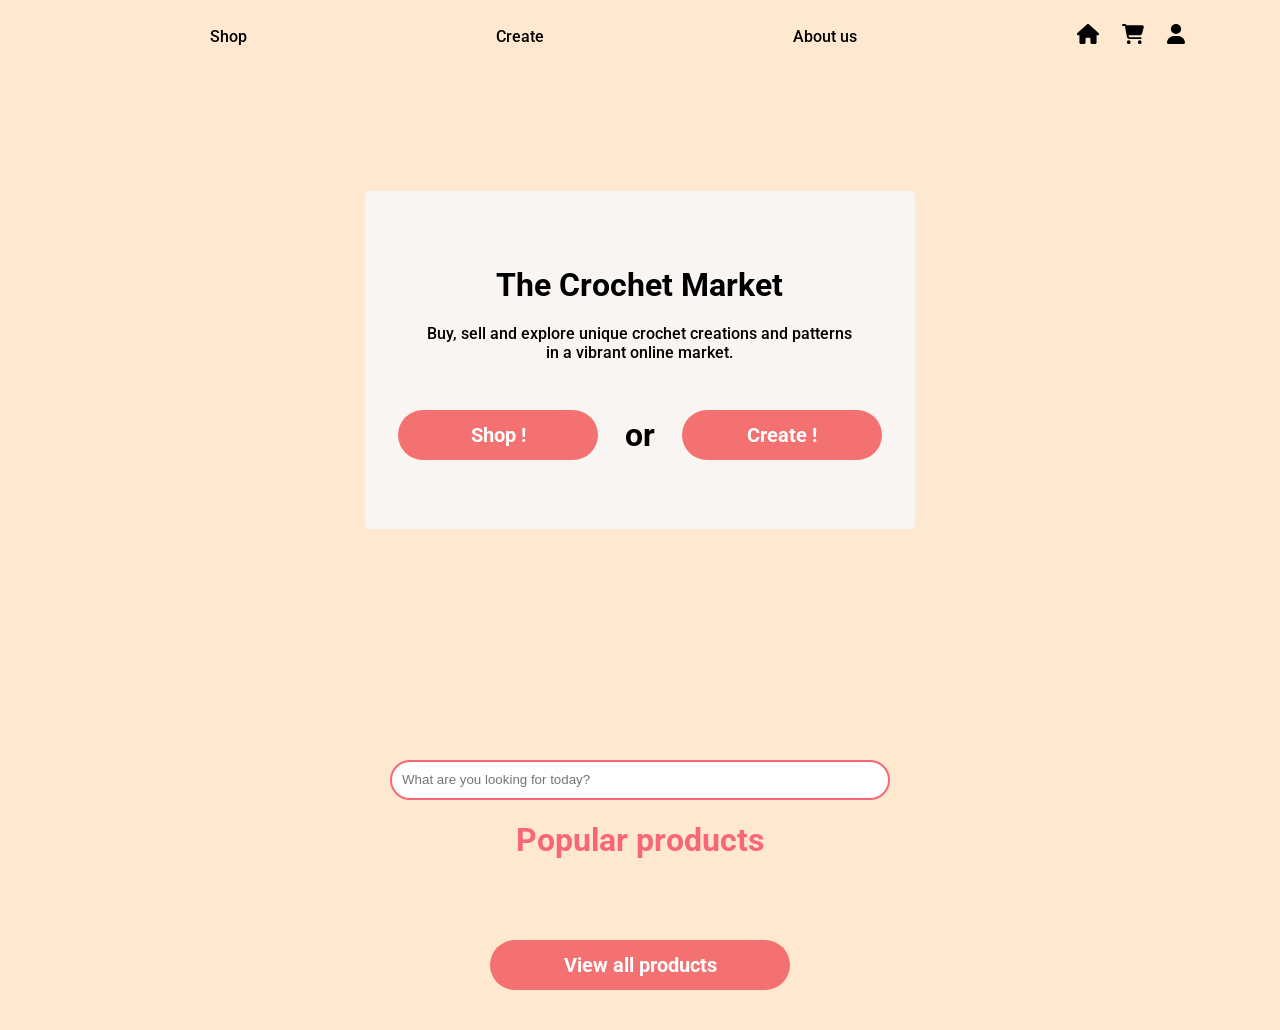
<file: html/index2.html>
<!DOCTYPE html>
<html lang="en">
<head>
    <meta charset="UTF-8">
    <meta name="viewport" content="width=device-width, initial-scale=1.0">
    <link rel="stylesheet" href="./css/style2.css" type="text/css">
    <link rel="preconnect" href="https://fonts.googleapis.com">
    <link rel="preconnect" href="https://fonts.gstatic.com" crossorigin>
    <link href="https://fonts.googleapis.com/css2?family=Roboto:ital,wght@0,100;0,300;0,400;0,500;0,700;0,900;1,100;1,300;1,400;1,500;1,700;1,900&display=swap" rel="stylesheet">
    <title>Document</title>
</head>
<body>
    <nav> 
        <div id="nav1">
        <a>Shop</a>
        <a>Create</a>
        <a>About us</a>
        </div>
        <div class="icons">
        <a href="./index2.html"><img src="./pics/house-solid.svg" id="icon"></a>
        <a href="./cart.html"><img src="./pics/cart-shopping-solid.svg" id="icon"></a>
        <a href="./Profilepage.html"><img src="./pics/user-solid.svg" id="icon"></a>
        </div>
    </nav>

    <div id="caja-imagen">
        <div id="caja-texto">
            <div id="caja-imagen-texto-titulo">
                <h1 id="titulo">The Crochet Market</h1>
                <p>Buy, sell and explore unique crochet creations and patterns <br> in a vibrant  online market. </p>
            </div>
            <div id="caja-botones">
                <a href="products.html"><button id="btn-shop">Shop !</button></a>
                <h1>or</h1>
                <button id="btn-create">Create !</button>
            </div>

        </div>

    </div>

        <div id="buscar">
            <form id="searchForm" action="results.html" method="GET" type="submit">
                <input class="barrabuscar" type="text" name="query" id="search" placeholder="What are you looking for today?">
            </form>
            <div id="suggestions"></div>
            <h1>Popular products</h1>
        </div>

        <div id="products" class="productos-index2">

        </div>

        <div id="separacion">
            <a href="products.html"><button id="trending-boton">View all products</button></a>
        </div>
    
    <script src="./js/product.js"></script>
    <script src="./js/index.js"></script>
</body>
</html>
</file>
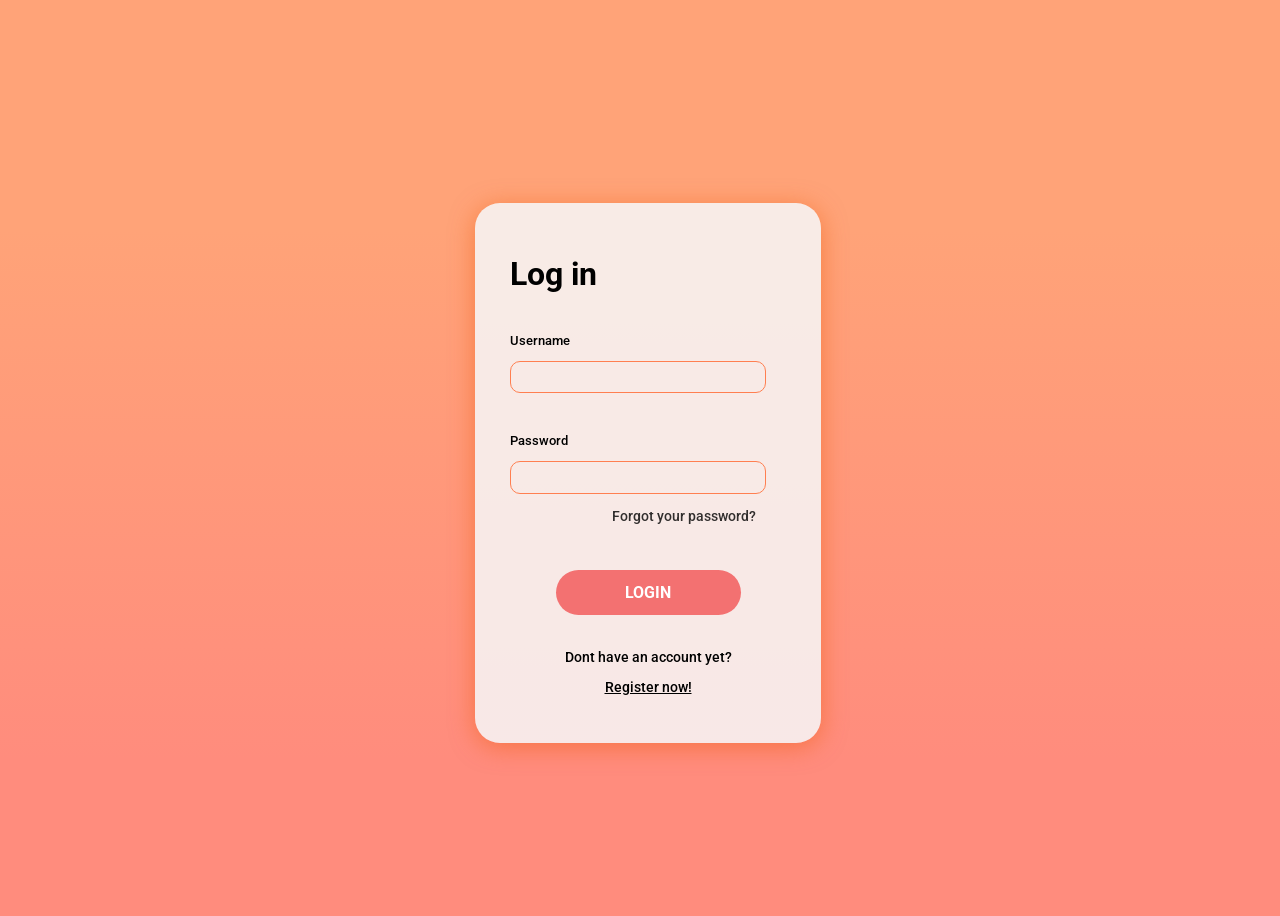
<file: html/login.html>
<!DOCTYPE html>
<html lang="en">
<head>
    <meta charset="UTF-8">
    <meta name="viewport" content="width=device-width, initial-scale=1.0">
    <title>The crochet market</title>
    <link rel="stylesheet" href="./css/log.css" type="text/css">
    <link rel="preconnect" href="https://fonts.googleapis.com">
    <link rel="preconnect" href="https://fonts.gstatic.com" crossorigin>
    <link href="https://fonts.googleapis.com/css2?family=Roboto:ital,wght@0,100;0,300;0,400;0,500;0,700;0,900;1,100;1,300;1,400;1,500;1,700;1,900&display=swap" rel="stylesheet">
</head>
<body>
    <div class="space">
    <div class="square">
        <div class="login-info">
            <h1>Log in</h1>
            <p id="input-text">Username</p>
            <input type="text" class="input-area" id="user">
            <p id="input-text">Password</p>
            <input type="password" class="input-area" id="password">
            <p id="pass-f">Forgot your password?</p>
            <div class="id-bot">
            <button id="btn-login" onclick="login()">LOGIN</button>
            <p id="dont-h">Dont have an account yet?</p><a id="dont-h" href="register.html">Register now!</a>
            </div>
        </div>
    </div>
    </div>
    <script src="./js/login.js"> </script>
</body>
</file>
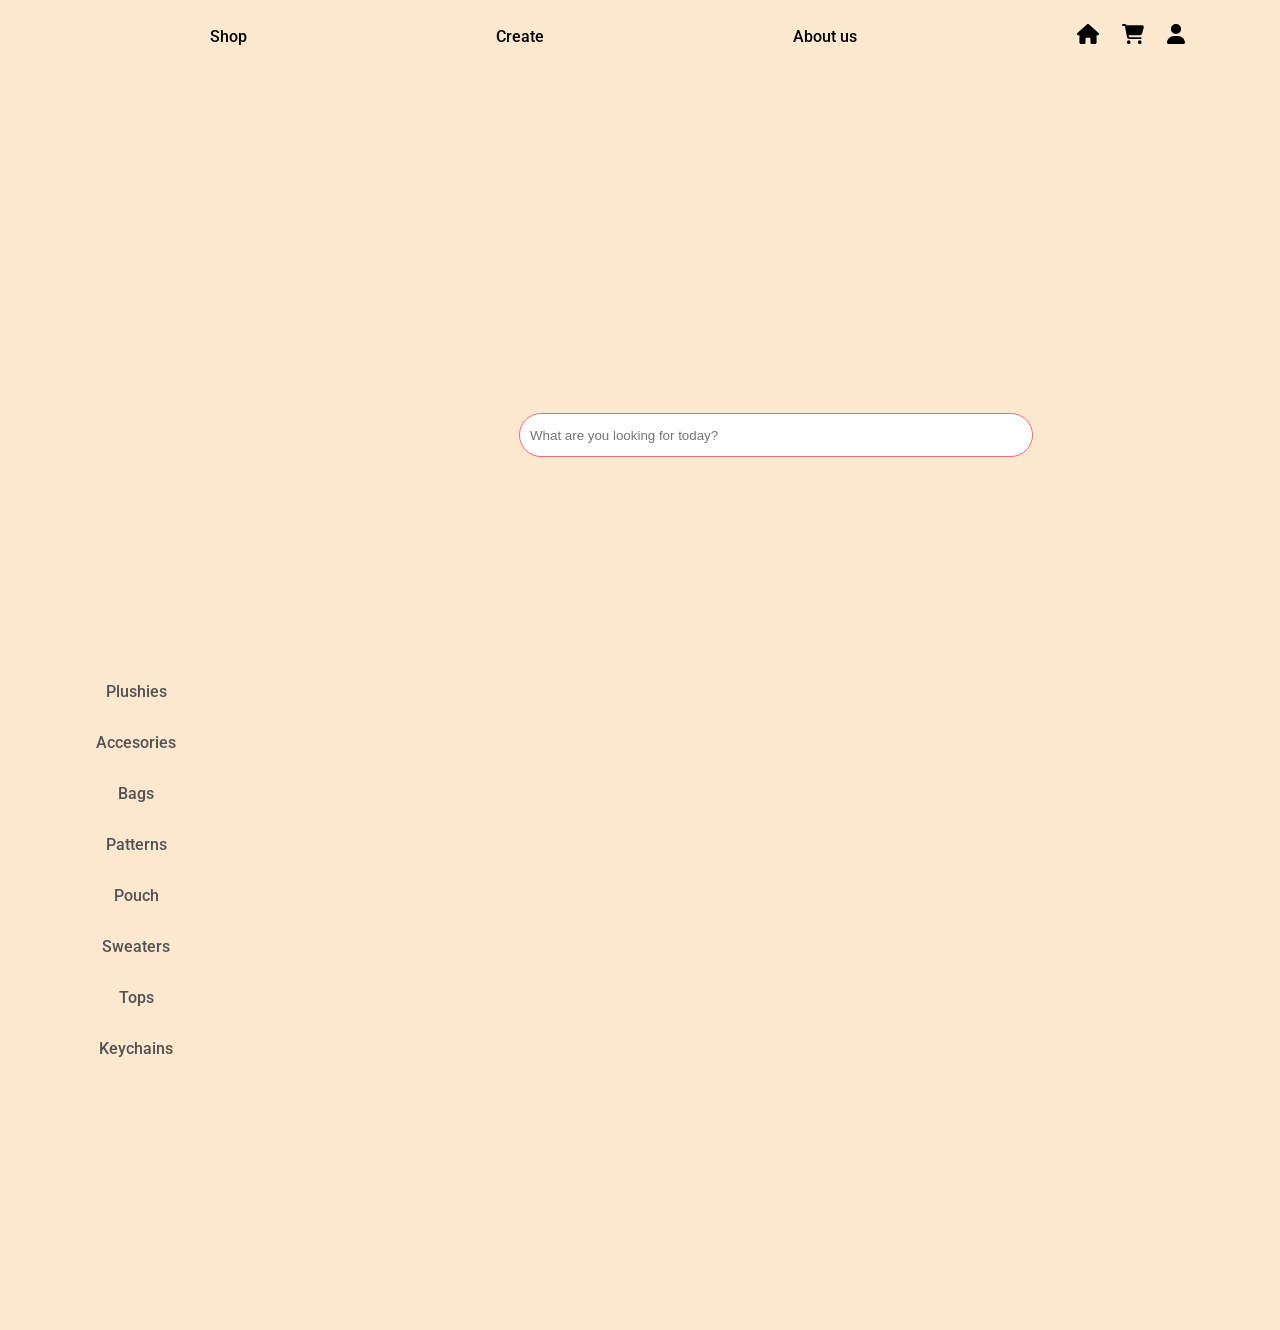
<file: html/products.html>
<!DOCTYPE html>
<html lang="en">
<head>
    <meta charset="UTF-8">
    <meta name="viewport" content="width=device-width, initial-scale=1.0">
    <link rel="stylesheet" href="./css/styleproducts.css" type="text/css">
    <link rel="preconnect" href="https://fonts.googleapis.com">
    <link rel="preconnect" href="https://fonts.gstatic.com" crossorigin>
    <link href="https://fonts.googleapis.com/css2?family=Roboto:ital,wght@0,100;0,300;0,400;0,500;0,700;0,900;1,100;1,300;1,400;1,500;1,700;1,900&display=swap" rel="stylesheet">
    <title>Products</title>
</head>
<body>

    <nav> 
        <div id="nav1">
        <a>Shop</a>
        <a>Create</a>
        <a>About us</a>
        </div>
        <div class="icons">
            <a href="./index2.html"><img src="./pics/house-solid.svg" id="icon"></a>
            <a href="./cart.html"><img src="./pics/cart-shopping-solid.svg" id="icon"></a>
            <a href="./Profilepage.html"><img src="./pics/user-solid.svg" id="icon"></a>
        </div>
    </nav>

    <div id="banner">
    </div>

    <div id="cajamadre">
        <div class="categorias">
            <div id="filtros">
                <p>Plushies</p>
                <p>Accesories</p>
                <p>Bags</p>
                <p>Patterns</p>
                <p>Pouch</p>
                <p>Sweaters</p>
                <p>Tops</p>
                <p>Keychains</p>
            </div>
        </div>
        <div class="products">
            <div id="buscar">
                <form id="searchForm" action="results.html" method="GET" type="submit">
                    <input class="barrabuscar" type="text" name="query" id="search" placeholder="What are you looking for today?">
                </form>
            </div>
         
            <div id="productos2">
                
            </div>
        </div>
    </div>


<script src="./js/allproducts.js"> </script>
<script src="./js/viewall.js"> </script>
<script src="./js/search.js"></script>
<script src="./js/favorites.js"></script>
</body>
</html>
</file>
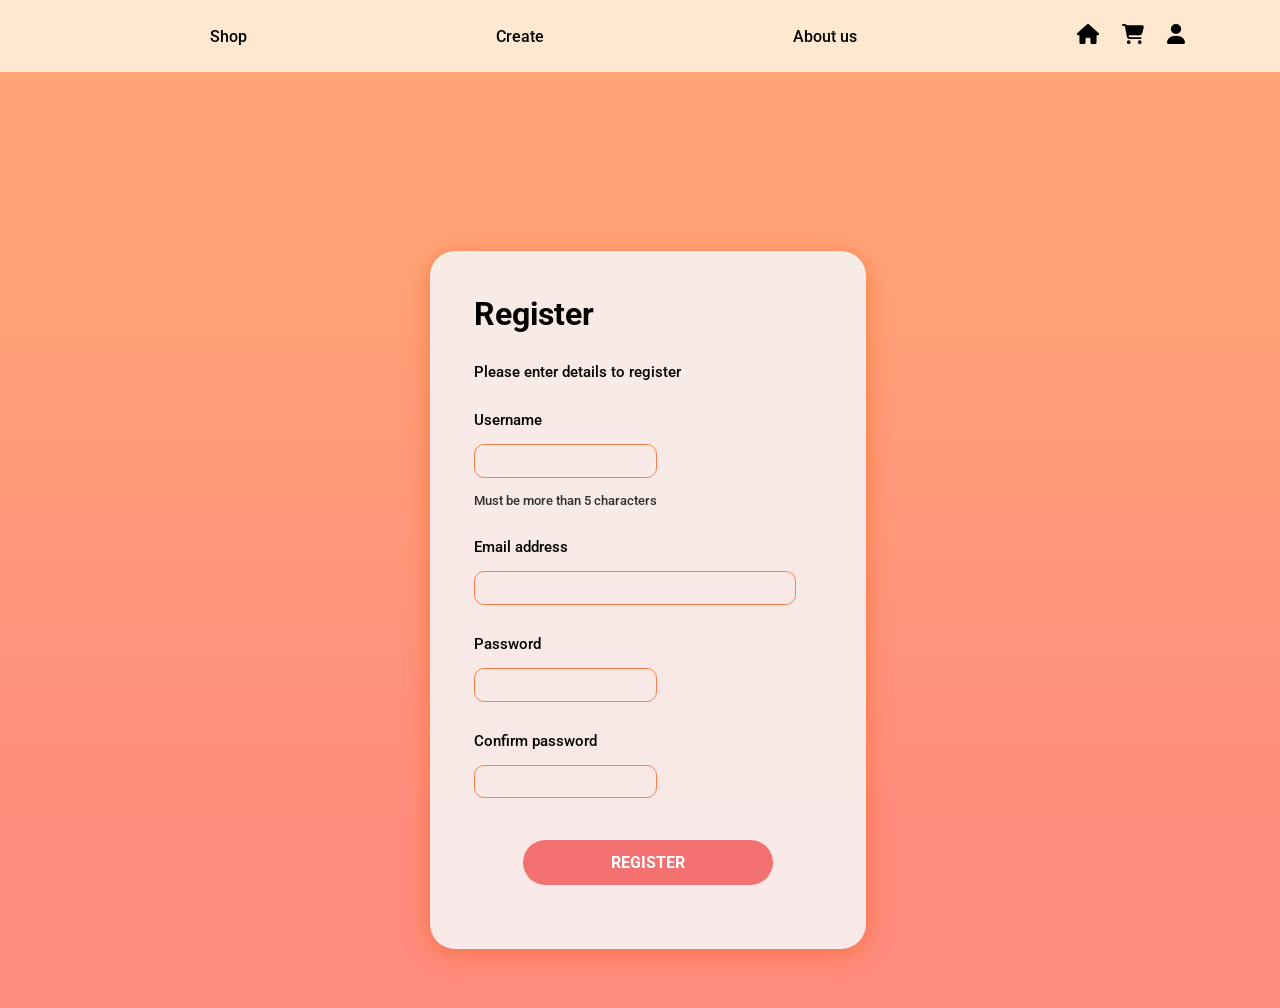
<file: html/register.html>
<!DOCTYPE html>
<html lang="en">
<head>
    <meta charset="UTF-8">
    <meta name="viewport" content="width=device-width, initial-scale=1.0">
    <title>The crochet market</title>
    <link rel="stylesheet" href="./css/reg.css" type="text/css">
    <link rel="preconnect" href="https://fonts.googleapis.com">
    <link rel="preconnect" href="https://fonts.gstatic.com" crossorigin>
    <link href="https://fonts.googleapis.com/css2?family=Roboto:ital,wght@0,100;0,300;0,400;0,500;0,700;0,900;1,100;1,300;1,400;1,500;1,700;1,900&display=swap" rel="stylesheet">
</head>
<body>
    <nav> 
        <div id="nav1">
        <a>Shop</a>
        <a>Create</a>
        <a>About us</a>
        </div>
        <div class="icons">
            <a href=""><img src="./pics/house-solid.svg" id="icon"></a>
            <a href=""><img src="./pics/cart-shopping-solid.svg" id="icon"></a>
            <a href=""><img src="./pics/user-solid.svg" id="icon"></a>
        </div>
    </nav>
    <div class="space">
    <div class="square">
        <div class="reg-info">
            <h1>Register</h1>
            <p id="input-text">Please enter details to register</p>
            <p id="input-text">Username</p>
            <input type="text" class="input-area1" id="user"> <p id="must">Must be more than 5 characters</p>
            <p id="input-text">Email address</p>
            <input type="text" class="input-area" id="email">
            <p id="input-text">Password</p>
            <input type="password" class="input-area1" id="pass">
            <p id="input-text">Confirm password</p>
            <input type="password" class="input-area1" id="pass2">
            <div class="id-bot">
            <button id="btn-login" onclick="signUp()">REGISTER</button></a>
            </div>
        </div>
    </div>
    </div>
    <script src="./js/register.js"></script>
</body>
</file>
<file: html/css/style2.css>
* {
    box-sizing: border-box;
}

body {
    font-family: "Roboto", sans-serif;
    font-weight: 500;
    font-style: normal;
    height: 100vh;
    width: 100%;
    background-color: #FFE8D0;
    margin: 0;
    padding: 0;
}

nav {
    height: 8%;
    width: 100vw;
    display: flex;
    align-items: center;
    justify-content: space-evenly;
    background-color: #FFE8D0;
    position: absolute;
    top: 0;
    left: 0;
}
#nav1 {
    width: 70%;
    display: flex;
    justify-content: space-around;
    flex-direction: row;
}
#icon {
    height: 20px;
    width: auto;
    margin: 10px;
}
.icons {
    display: flex;
    justify-content: space-between;
    flex-direction: row;
    width: 10%;
}

#caja-imagen {
    width: 100%;
    height: 80vh;
    display: flex;
    justify-content: center;
    align-items: center;
    background-image: url(https://github.com/pucapin/TheCozyStitch/raw/main/crochetmarket-main/pics/crochethero.jpg);
}

#caja-texto {
    width: 43%;
    height: 47%;
    background-color: rgba(247, 248, 250, 0.80);
    backdrop-filter: blur(12px);
    border-radius: 5px;
    padding: 20px;
    display: flex;
    justify-content: center;
    text-align: center;
    flex-direction: column;
}

#titulo{
    font-family: "Roboto", sans-serif;
    font-weight: 700px;
    font-style: normal;
    margin-bottom: 20px;
}
#caja-imagen-texto-titulo{
    height: 150px;
}

#caja-botones{
    display: flex;
    justify-content: space-around;
    width: 100%;
    display: flex;
    align-items: center;
    justify-content: space-around;
}

#btn-shop {
    background-color: #F37171;
    border-radius: 30px;
    width: 200px;
    height: 50px;
    border: none;
    font-family: "Roboto", sans-serif;
    font-weight: 700;
    font-style: normal;
    font-size: 20px;
    color: white;
    cursor: pointer;
    
}
#btn-create {
    background-color: #F37171;
    border-radius: 30px;
    width: 200px;
    height: 50px;
    border: none;
    font-family: "Roboto", sans-serif;
    font-weight: 700;
    font-style: normal;
    font-size: 20px;
    color: white;
    cursor: pointer;
    
}

#buscar{
    display: flex;
    justify-content: center;
    align-items: center;
    flex-direction: column;
    height: 200px;
    color: #f86779;
    
}


.barrabuscar{
    display: flex;
    justify-content: center;
    align-items: center;
    border-radius: 30px;
    width: 500px;
    height: 40px;
    border: 2px solid #f86779;
    padding-left: 10px;
}

#products{
    height: auto;
    display: flex;
    flex-wrap: wrap;
    justify-content: center;
    align-items: center;
    margin-bottom: 20px;
}

.producto-individual{
    width: 600px;
    height: 300px;  
    display: flex;
    justify-content: space-around;
    align-items: center;
    margin: 10px;
}

h2{
    margin: 0;
}

.producto-textos{
    width: 30%;
    height: 100%;
    display: flex;
    flex-direction: column;
    justify-content: center;
}
.producto-boton{
    background-color: #F37171;
    border-radius: 8px;
    width: 100%;
    height: 10%;
    border: none;
    font-family: "Roboto", sans-serif;
    font-style: normal;
    font-size: 20px;
    color: white;
    cursor: pointer;
}

.imagen{
    width: 250px;
    height: auto;
    border-radius: 30px;
    
}

#separacion{
    display: flex;
    align-items: center;
    flex-direction: column;
    justify-content: flex-start;
    height: auto;
    color: #f86779;

}

#trending-boton{
    background-color: #F37171;
    border-radius: 30px;
    width: 300px;
    height: 50px;
    border: none;
    font-family: "Roboto", sans-serif;
    font-weight: 700;
    font-style: normal;
    font-size: 20px;
    color: white;
    cursor: pointer;
    margin-top: none;
    margin-bottom: 40px;
}

#productos2 {
    display: flex;
    flex-wrap: wrap;
    width:80%;
    justify-content: center;
    align-items: center;
}

.producto-individual2{
    width: 250px;
    height: 500px;  
    display: flex;
    flex-direction: column;
    align-items: center;
    justify-content: center;
    margin: 30px;
}

.producto-textos2{
    display: flex;
    flex-direction: column;
    justify-content: center;
}
.imagenes2{
    width: 350px;
    height: 350px;
    border-radius: 30px;
}

.space {
    width: 100%;
    display: flex;
    align-items: center;
    justify-content: center;
    padding: 5%;
}
</file>
<file: html/css/log.css>
body {
    font-family: "Roboto", sans-serif;
    font-weight: 500;
    font-style: normal;
    height: 100vh;
    width: 100vw;
    background: rgb(255,163,120);
    background: linear-gradient(180deg, rgba(255,163,120,1) 25%, rgba(255,140,125,1) 83%);
    margin: none;
    display: flex;
    align-items: center;
    justify-content: center;
}

nav {
    height: 8%;
    width: 100vw;
    display: flex;
    align-items: center;
    justify-content: space-evenly;
    background-color: #FFE8D0;
    position: absolute;
    top: 0;
    left: 0;
}
#nav1 {
    width: 70%;
    display: flex;
    justify-content: space-around;
    flex-direction: row;
}
#icon {
    height: 20px;
    width: auto;
    margin: 10px;
}
.icons {
    display: flex;
    justify-content: space-between;
    flex-direction: row;
    width: 10%;
}

.space {
    display: flex;
    align-items: center;
    justify-content: center;
    height: 100%;
    width: 100%;
}
.square {
    border-radius: 25px;
    background: rgba(247, 248, 250, 0.85);
    box-shadow: 0px 4px 24px 0px rgba(239, 89, 8, 0.50);
    min-height: 60%;
    width: 27%;
    margin-top: 30px;
}

.login-info {
    margin: 10%;
    margin-top: 15%;
}

#input-text {
    margin-top: 40px;
    font-size: 13px;
}

.input-area {
    width: 90%;
    height: 25px;
    border-radius: 10px;
    border: 1.5px solid coral;
    background: transparent;
    padding: 1%;
    

}

#pass-f {
    display: flex;
    justify-content: flex-end;
    font-size: 14px;
    margin-right: 30px;
    opacity: 80%;
}

#btn-login {
    width: 185px;
    height: 45px;
    border-radius: 30px;
    border: none;
    font-family: "Roboto", sans-serif;
    font-weight: 700;
    font-style: normal;
    font-size: 16px;
    color: white;
    background-color: #F37171;
    margin-top: 24px;
    margin-bottom: 20px;
}

#btn-login:hover {
    width: 185px;
    height: 45px;
    border-radius: 30px;
    border: none;
    font-family: "Roboto", sans-serif;
    font-weight: 700;
    font-style: normal;
    font-size: 16px;
    color: white;
    background-color: #ff764d;
    margin-top: 24px;
}

.id-bot {
    display: flex;
    justify-content: center;
    flex-direction: column;
    align-items: center;
    margin-top: 8%;
}

#dont-h {
    font-size: 14px;
    color: black
}
</file>
<file: html/css/styleproducts.css>
body {
    font-family: "Roboto", sans-serif;
    font-weight: 500;
    font-style: normal;
    margin: 0; 
    background-color: #FFE8D0;
}

nav {
    height: 8%;
    width: 100vw;
    display: flex;
    align-items: center;
    justify-content: space-evenly;
    background-color: #FFE8D0;
    position: absolute;
    top: 0;
    left: 0;
}
#nav1 {
    width: 70%;
    display: flex;
    justify-content: space-around;
    flex-direction: row;
}
#icon {
    height: 20px;
    width: auto;
    margin: 10px;
}
.icons {
    display: flex;
    justify-content: space-between;
    flex-direction: row;
    width: 10%;
}

p {
color: rgb(82, 82, 82);
}

#banner {
    width: 100vw;
    height: 40vh;
    background-image: url(https://github.com/pucapin/TheCozyStitch/raw/main/crochetmarket-main/pics/productbanner.png);
    background-size: cover;
    background-position: center;
    margin-bottom: 50px;
}

.categorias {
    width: 20vw;
    height: 100vh;
    display: flex;
    flex-direction: column;
    padding: 10px; 
    justify-content: left;
    text-align: left;
}

.products {
    width: 80vw; 
    height: 100vh;
    display: flex;
    flex-direction: column;
}

#productos2 {
    flex: 1; 
    display: flex;
    flex-wrap: wrap;
    gap: 20px; 
    justify-content: space-around; 
    padding: 20px; 
    box-sizing: border-box; 
}
#resultados {
    display: flex;
    flex-direction: row;
    align-items: center;
    justify-content: center;
    flex-wrap: wrap;
    width: 90%;

}

#filtros {
    height: 100%;
    width: 100%; 
    display: flex;
    justify-content: center;
    flex-direction: column;
    align-items: center;
}

#buscar {
    display: flex;
    justify-content: center;
    align-items: center;
    flex-direction: row;
    height: 50px;
    color: #f86779;
    margin-bottom: 20px; /
}

.barrabuscar{
    display: flex;
    justify-content: center;
    align-items: center;
    border-radius: 30px;
    width: 500px;
    height: 40px;
    border: 1px solid #f86779;
    padding-left: 10px;
}


.productoindividual {
    width: 300px;
    height: 175px;  
    display: flex;
    justify-content: space-around;
    align-items: center;
    margin: 10px;
    box-sizing: border-box;  
}

.prod-card {
    display: flex;
    flex-direction: row;
    height: 160px;
    border-radius: 20px;
    background-color:  #faefe3;
    width: 400px;
    
}
.prod-card2 {
    display: flex;
    flex-direction: row;
    height: 160px;
    border-radius: 20px;
    background-color:  #faefe3;
    width: 400px;
    margin: 20px;
    
}
.prod-info {
    display: flex;
    flex-direction: column;
    align-items: flex-start;
    justify-content: center;
}
.imagenes {
    width: auto;
    height: 80%;
    border-radius: 20px;
    overflow: hidden; 
    margin: 20px;
    display: flex;
    align-items: center;
}

.imagen {
    width: 100%;
    height: auto;
    display: block;
}

.producto-textos2 {
    display: flex;
    flex-direction: column;
    justify-content: center;
    width: 140px;
    height: 140px;
    font-size: 12px;
    padding: 10px; 
}

#cajamadre {
    display: flex;
    width: 100vw;
    height: 100vh; 
}

#noproducts {
    display: flex;
    justify-content: center;
    font-size: 18px;
}

#viewall {
    background-color: #f86779;
    width: 100px;
    margin-left: 15px;
    border-radius: 30px;
    color:white;
    border: none;
    height: 20px;
}

#row-info {
    display: flex;
    flex-direction: row;
    align-items: center;
}

.heart {
    cursor: pointer;
    height: 24px;
    width: auto;
    margin-left: 14px;
}
</file>
<file: html/css/reg.css>
body {
    font-family: "Roboto", sans-serif;
    font-weight: 500;
    font-style: normal;
    height: 100vh;
    width: 100vw;
    background: rgb(255,163,120);
    background: linear-gradient(180deg, rgba(255,163,120,1) 25%, rgba(255,140,125,1) 83%);
    margin: none;
}

nav {
    height: 8%;
    width: 100vw;
    display: flex;
    align-items: center;
    justify-content: space-evenly;
    background-color: #FFE8D0;
    position: absolute;
    top: 0;
    left: 0;
}
#nav1 {
    width: 70%;
    display: flex;
    justify-content: space-around;
    flex-direction: row;
}
#icon {
    height: 20px;
    width: auto;
    margin: 10px;
}
.icons {
    display: flex;
    justify-content: space-between;
    flex-direction: row;
    width: 10%;
}

.space {
    display: flex;
    align-items: center;
    justify-content: center;
    height: 100%;
    width: 100%;
    margin-top: 100px;
}
.square {
    border-radius: 25px;
    background: rgba(247, 248, 250, 0.85);
    box-shadow: 0px 4px 24px 0px rgba(239, 89, 8, 0.50);
    min-height: 50%;
    width: 34%;
    margin-top: 100px;
}

.reg-info {
    margin: 10%;
    margin-top: 10%;
}

#input-text {
    margin-top: 30px;
    font-size: 15px;
}

.input-area {
    width: 90%;
    height: 25px;
    border-radius: 10px;
    border: 1.5px solid coral;
    background-color: rgba(247, 248, 250, 0.85);
    padding: 1%;
    background: transparent;

}
.input-area1 {
    width: 50%;
    height: 25px;
    border-radius: 10px;
    border: 1.5px solid coral;
    background-color: rgba(247, 248, 250, 0.85);
    padding: 1%;
    background: transparent;

}


#btn-login {
    width: 250px;
    height: 45px;
    border-radius: 30px;
    border: none;
    font-family: "Roboto", sans-serif;
    font-weight: 700;
    font-style: normal;
    font-size: 16px;
    color: white;
    background-color: #F37171;
    margin-top: 14px;
    margin-bottom: 20px;
}

#btn-login:hover {
    width: 250px;
    height: 45px;
    border-radius: 30px;
    border: none;
    font-family: "Roboto", sans-serif;
    font-weight: 700;
    font-style: normal;
    font-size: 16px;
    color: white;
    margin-top: 14px;
    margin-bottom: 20px;
    background-color: #ff764d;
}

.id-bot {
    display: flex;
    justify-content: center;
    flex-direction: column;
    align-items: center;
    margin-top: 8%;
}

#must {
    font-size: 13px;
    margin-top: 15px;
    opacity: 80%;
}
</file>
